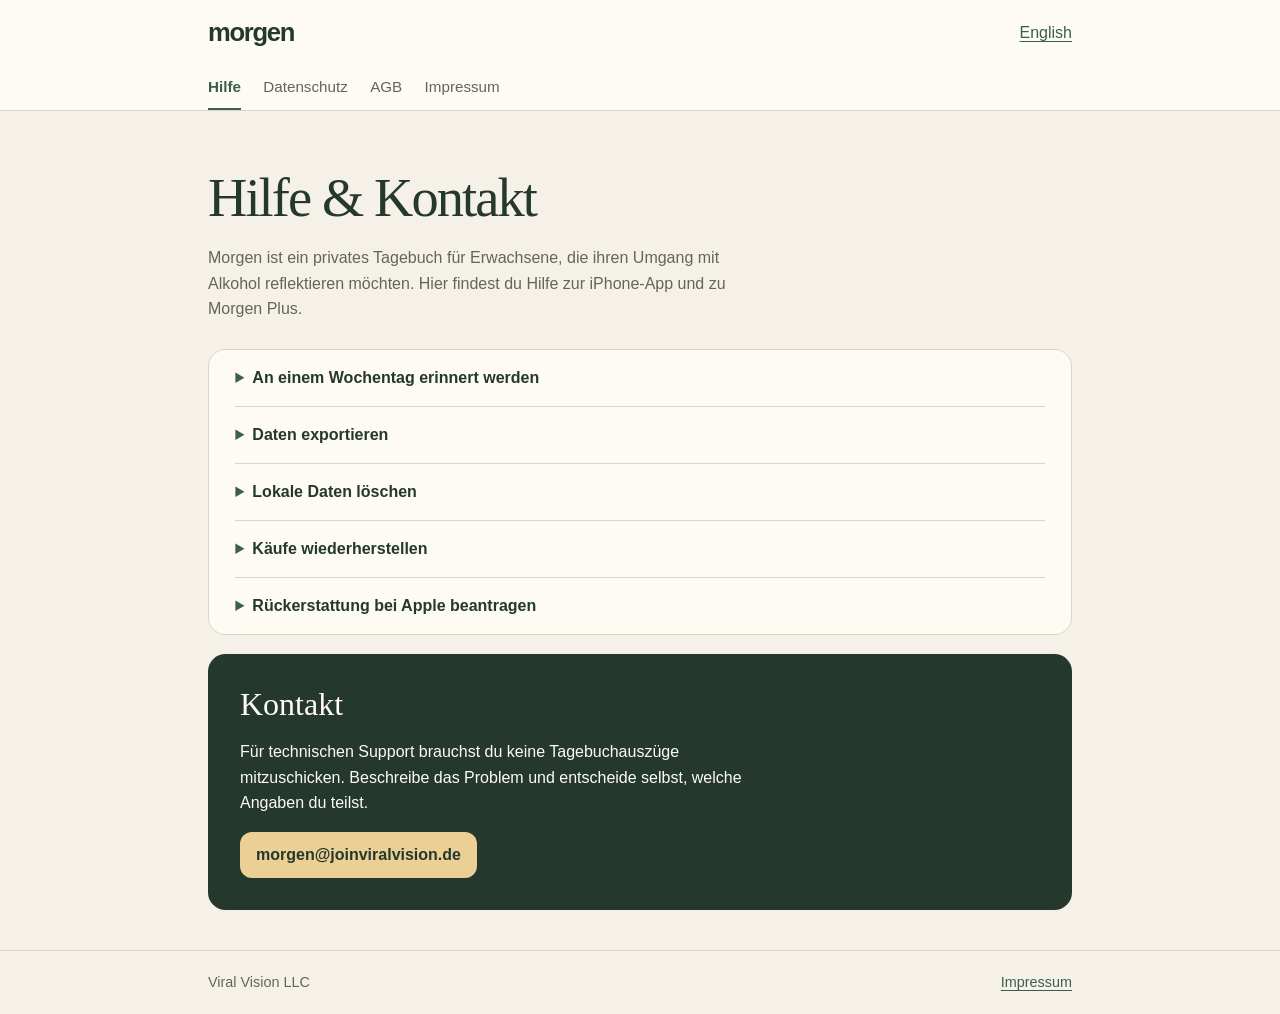
<file: index.html>
<!doctype html>
<html lang="de"><head><meta charset="utf-8"><meta name="viewport" content="width=device-width,initial-scale=1"><meta name="description" content="Praktische Hilfe für Export, lokales Löschen, Käufe und Kontakt mit Morgen."><title>Hilfe &amp; Kontakt · Morgen</title><link rel="stylesheet" href="styles.css?v=c04dd5a429bd"></head>
<body><header class="top"><div class="wrap top-inner"><a class="brand" href="./">morgen</a><a class="lang" lang="en" hreflang="en" href="en/">English</a></div><nav class="wrap nav" aria-label="Hauptnavigation"><a href="./" aria-current="page">Hilfe</a><a href="datenschutz">Datenschutz</a><a href="agb">AGB</a><a href="impressum">Impressum</a></nav></header>
<main class="wrap"><section class="hero"><h1>Hilfe &amp; Kontakt</h1></section><p class="intro">Morgen ist ein privates Tagebuch für Erwachsene, die ihren Umgang mit Alkohol reflektieren möchten. Hier findest du Hilfe zur iPhone-App und zu Morgen Plus.</p><section class="topics" aria-label="Hilfe &amp; Kontakt"><details><summary>An einem Wochentag erinnert werden</summary><p>Öffne <strong>Einstellungen → Für dich → Erinnerung</strong> und erlaube die Mitteilungen. Wähle unter <strong>Wiederholen</strong> einen Wochentag oder täglich und öffne <strong>Uhrzeit</strong>. Stelle die Zeit ein und tippe auf <strong>Uhrzeit speichern</strong>. In den Einstellungen siehst du den Text für den Sperrbildschirm. Über denselben Schalter kannst du die Erinnerung ausschalten.</p></details><details><summary>Daten exportieren</summary><p>Öffne in Morgen <strong>Einstellungen → Deine Daten → Lokale Daten exportieren</strong>. Wähle im iPhone-Teilen-Menü selbst, wohin die Datei gesendet oder gespeichert wird. Beim Schließen des Teilen-Menüs entfernt Morgen die temporäre Exportdatei. Kopien, die du außerhalb der App speicherst oder teilst, verwaltest du am jeweiligen Ziel.</p></details><details><summary>Lokale Daten löschen</summary><p>Öffne <strong>Einstellungen → Deine Daten → Alle lokalen Daten löschen</strong> und bestätige das Löschen. Dadurch werden Profil, Journal, Vorhaben, Wochenpläne, Werkstattantworten, Situationskarten, Exporte und die lokale Statistikkennung auf diesem iPhone entfernt. Die Nutzungsstatistik wird ausgeschaltet. Ein Kauf bleibt an dein Apple-Konto gebunden. Exporte, die du anderswo abgelegt hast, System-Backups und Kaufunterlagen werden dadurch nicht gelöscht.</p></details><details><summary>Käufe wiederherstellen</summary><p>Öffne <strong>Einstellungen → Morgen Plus → Käufe wiederherstellen</strong> und nutze dasselbe Apple-Konto wie beim Kauf. Die Wiederherstellung prüft den Kaufzugang. Morgen lädt dabei keine Journaleinträge. Ein Gerätebackup kann deine Journaldatei je nach Einstellungen enthalten. Wenn kein Kauf gefunden wird, prüfe das verwendete Apple-Konto und deine Kaufhistorie bei Apple.</p></details><details><summary>Rückerstattung bei Apple beantragen</summary><p>Für über Apple abgerechnete Käufe kannst du bei Apple eine Rückerstattung anfragen. Apple prüft deinen Antrag. <a href="https://support.apple.com/de-de/118223">Apple: Erstattung für gekaufte Apps oder Inhalte</a>.</p></details></section><section class="contact"><h2>Kontakt</h2><p>Für technischen Support brauchst du keine Tagebuchauszüge mitzuschicken. Beschreibe das Problem und entscheide selbst, welche Angaben du teilst.</p><p class="address"><a class="pill" href="mailto:morgen@joinviralvision.de">morgen@joinviralvision.de</a></p></section></main>
<footer class="footer"><div class="wrap footer-inner"><span>Viral Vision LLC</span><a href="impressum">Impressum</a></div></footer></body></html>
</file>
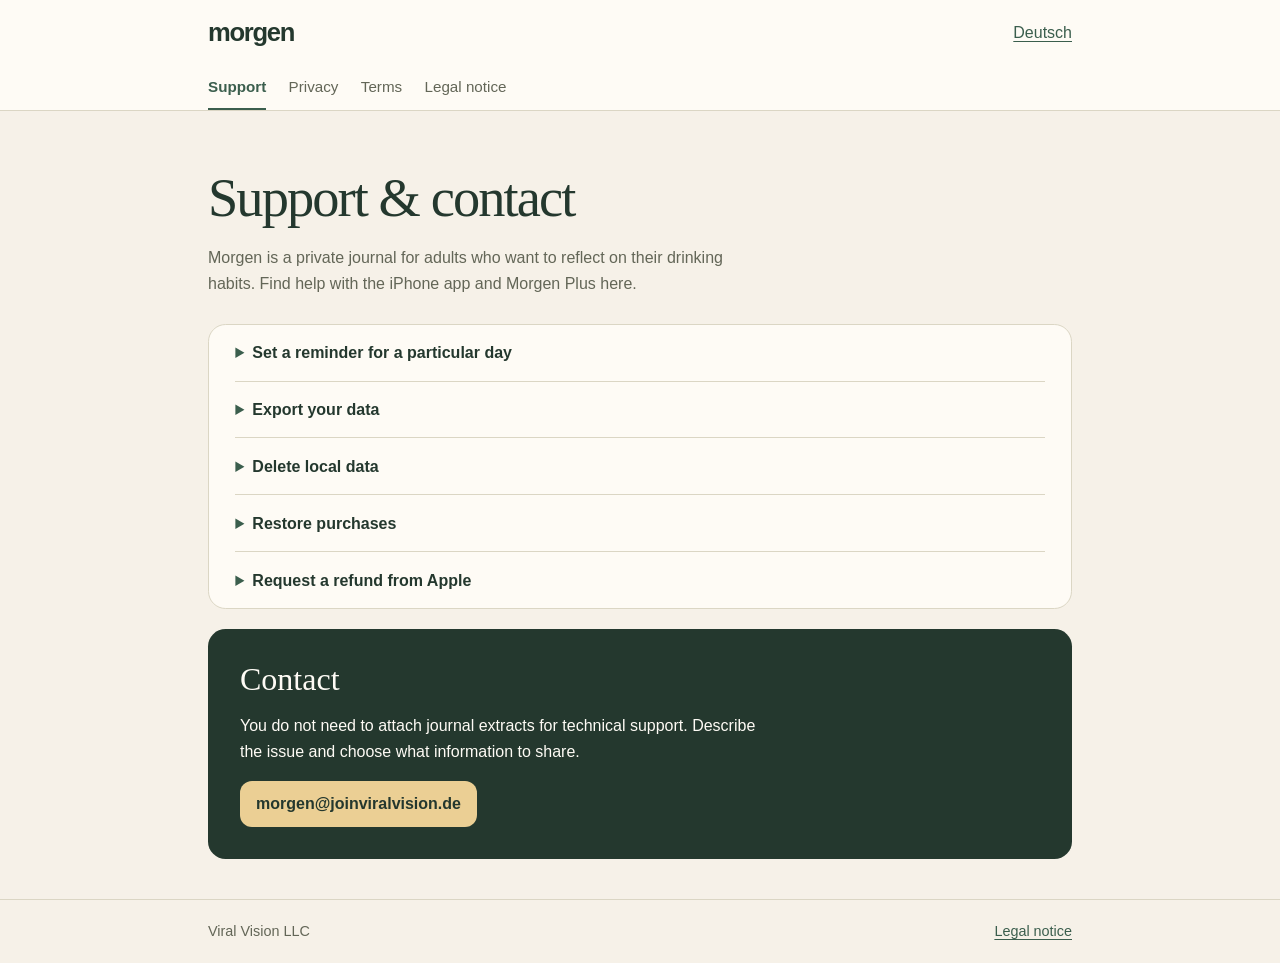
<file: en/index.html>
<!doctype html>
<html lang="en"><head><meta charset="utf-8"><meta name="viewport" content="width=device-width,initial-scale=1"><meta name="description" content="Practical help for export, local erasure, purchases and contacting Morgen."><title>Support &amp; contact · Morgen</title><link rel="stylesheet" href="../styles.css?v=c04dd5a429bd"></head>
<body><header class="top"><div class="wrap top-inner"><a class="brand" href="./">morgen</a><a class="lang" lang="de" hreflang="de" href="../">Deutsch</a></div><nav class="wrap nav" aria-label="Main navigation"><a href="./" aria-current="page">Support</a><a href="datenschutz">Privacy</a><a href="agb">Terms</a><a href="impressum">Legal notice</a></nav></header>
<main class="wrap"><section class="hero"><h1>Support &amp; contact</h1></section><p class="intro">Morgen is a private journal for adults who want to reflect on their drinking habits. Find help with the iPhone app and Morgen Plus here.</p><section class="topics" aria-label="Support &amp; contact"><details><summary>Set a reminder for a particular day</summary><p>Open <strong>Settings → For you → Reminder</strong> and allow notifications. Under <strong>Repeat</strong>, choose a weekday or Daily. Open <strong>Time</strong>, set the time and tap <strong>Save time</strong>. In Settings you can preview the Lock Screen text below the time and use the same switch to turn reminders off.</p></details><details><summary>Export your data</summary><p>In Morgen, open <strong>Settings → Your data → Export local data</strong>. Choose where to send or save the file in the iPhone share sheet. Morgen removes its temporary export file when the share sheet closes. Copies you save or send outside the app must be managed at their destination.</p></details><details><summary>Delete local data</summary><p>Open <strong>Settings → Your data → Delete all local data</strong> and confirm. This removes your profile, journal, intentions, weekly plans, workshop answers, situation cards, exports and local statistics identifier from this iPhone, and turns statistics off. A purchase stays linked to your Apple account. It does not remove exports saved elsewhere, system backups or purchase records.</p></details><details><summary>Restore purchases</summary><p>Open <strong>Settings → Morgen Plus → Restore purchases</strong> and use the same Apple account as for the purchase. Restore checks your purchase access. Restoring a purchase does not load your journal entries. Your device backup may include your journal, depending on your settings. If no purchase is found, check which Apple account you used and your purchase history with Apple.</p></details><details><summary>Request a refund from Apple</summary><p>For purchases billed by Apple, you can ask Apple for a refund. Apple reviews your request. <a href="https://support.apple.com/en-us/118223">Apple: Request a refund for apps or content</a>.</p></details></section><section class="contact"><h2>Contact</h2><p>You do not need to attach journal extracts for technical support. Describe the issue and choose what information to share.</p><p class="address"><a class="pill" href="mailto:morgen@joinviralvision.de">morgen@joinviralvision.de</a></p></section></main>
<footer class="footer"><div class="wrap footer-inner"><span>Viral Vision LLC</span><a href="impressum">Legal notice</a></div></footer></body></html>
</file>
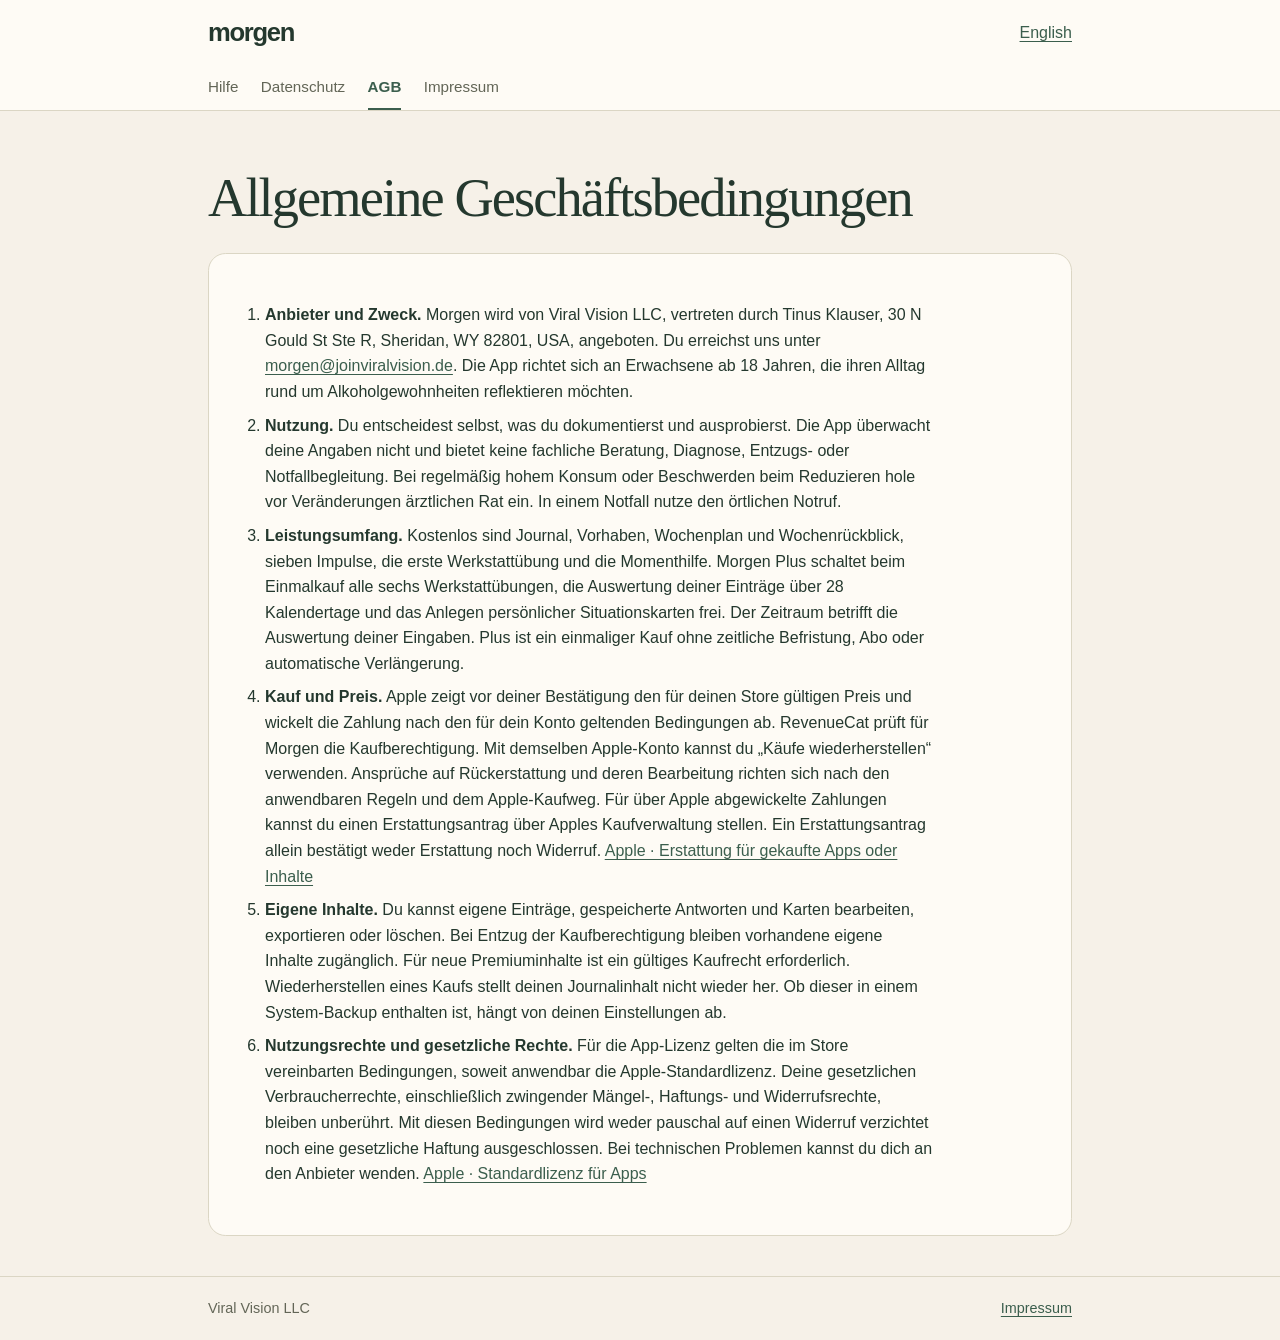
<file: agb.html>
<!doctype html>
<html lang="de"><head><meta charset="utf-8"><meta name="viewport" content="width=device-width,initial-scale=1"><meta name="description" content="Allgemeine Geschäftsbedingungen · Morgen"><title>Allgemeine Geschäftsbedingungen · Morgen</title><link rel="stylesheet" href="styles.css?v=c04dd5a429bd"></head>
<body><header class="top"><div class="wrap top-inner"><a class="brand" href="./">morgen</a><a class="lang" lang="en" hreflang="en" href="en/agb">English</a></div><nav class="wrap nav" aria-label="Hauptnavigation"><a href="./">Hilfe</a><a href="datenschutz">Datenschutz</a><a href="agb" aria-current="page">AGB</a><a href="impressum">Impressum</a></nav></header>
<main class="wrap"><section class="hero"><h1>Allgemeine Geschäftsbedingungen</h1></section><article class="legal" aria-label="Allgemeine Geschäftsbedingungen"><ol><li><strong>Anbieter und Zweck.</strong> Morgen wird von Viral Vision LLC, vertreten durch Tinus Klauser, 30 N Gould St Ste R, Sheridan, WY 82801, USA, angeboten. Du erreichst uns unter <a href="mailto:morgen@joinviralvision.de">morgen@joinviralvision.de</a>. Die App richtet sich an Erwachsene ab 18 Jahren, die ihren Alltag rund um Alkoholgewohnheiten reflektieren möchten.</li><li><strong>Nutzung.</strong> Du entscheidest selbst, was du dokumentierst und ausprobierst. Die App überwacht deine Angaben nicht und bietet keine fachliche Beratung, Diagnose, Entzugs- oder Notfallbegleitung. Bei regelmäßig hohem Konsum oder Beschwerden beim Reduzieren hole vor Veränderungen ärztlichen Rat ein. In einem Notfall nutze den örtlichen Notruf.</li><li><strong>Leistungsumfang.</strong> Kostenlos sind Journal, Vorhaben, Wochenplan und Wochenrückblick, sieben Impulse, die erste Werkstattübung und die Momenthilfe. Morgen Plus schaltet beim Einmalkauf alle sechs Werkstattübungen, die Auswertung deiner Einträge über 28 Kalendertage und das Anlegen persönlicher Situationskarten frei. Der Zeitraum betrifft die Auswertung deiner Eingaben. Plus ist ein einmaliger Kauf ohne zeitliche Befristung, Abo oder automatische Verlängerung.</li><li><strong>Kauf und Preis.</strong> Apple zeigt vor deiner Bestätigung den für deinen Store gültigen Preis und wickelt die Zahlung nach den für dein Konto geltenden Bedingungen ab. RevenueCat prüft für Morgen die Kaufberechtigung. Mit demselben Apple-Konto kannst du „Käufe wiederherstellen“ verwenden. Ansprüche auf Rückerstattung und deren Bearbeitung richten sich nach den anwendbaren Regeln und dem Apple-Kaufweg. Für über Apple abgewickelte Zahlungen kannst du einen Erstattungsantrag über Apples Kaufverwaltung stellen. Ein Erstattungsantrag allein bestätigt weder Erstattung noch Widerruf. <a href="https://support.apple.com/de-de/118223">Apple · Erstattung für gekaufte Apps oder Inhalte</a></li><li><strong>Eigene Inhalte.</strong> Du kannst eigene Einträge, gespeicherte Antworten und Karten bearbeiten, exportieren oder löschen. Bei Entzug der Kaufberechtigung bleiben vorhandene eigene Inhalte zugänglich. Für neue Premiuminhalte ist ein gültiges Kaufrecht erforderlich. Wiederherstellen eines Kaufs stellt deinen Journalinhalt nicht wieder her. Ob dieser in einem System-Backup enthalten ist, hängt von deinen Einstellungen ab.</li><li><strong>Nutzungsrechte und gesetzliche Rechte.</strong> Für die App-Lizenz gelten die im Store vereinbarten Bedingungen, soweit anwendbar die Apple-Standardlizenz. Deine gesetzlichen Verbraucherrechte, einschließlich zwingender Mängel-, Haftungs- und Widerrufsrechte, bleiben unberührt. Mit diesen Bedingungen wird weder pauschal auf einen Widerruf verzichtet noch eine gesetzliche Haftung ausgeschlossen. Bei technischen Problemen kannst du dich an den Anbieter wenden. <a href="https://www.apple.com/legal/internet-services/itunes/dev/stdeula/">Apple · Standardlizenz für Apps</a></li></ol></article></main>
<footer class="footer"><div class="wrap footer-inner"><span>Viral Vision LLC</span><a href="impressum">Impressum</a></div></footer></body></html>
</file>
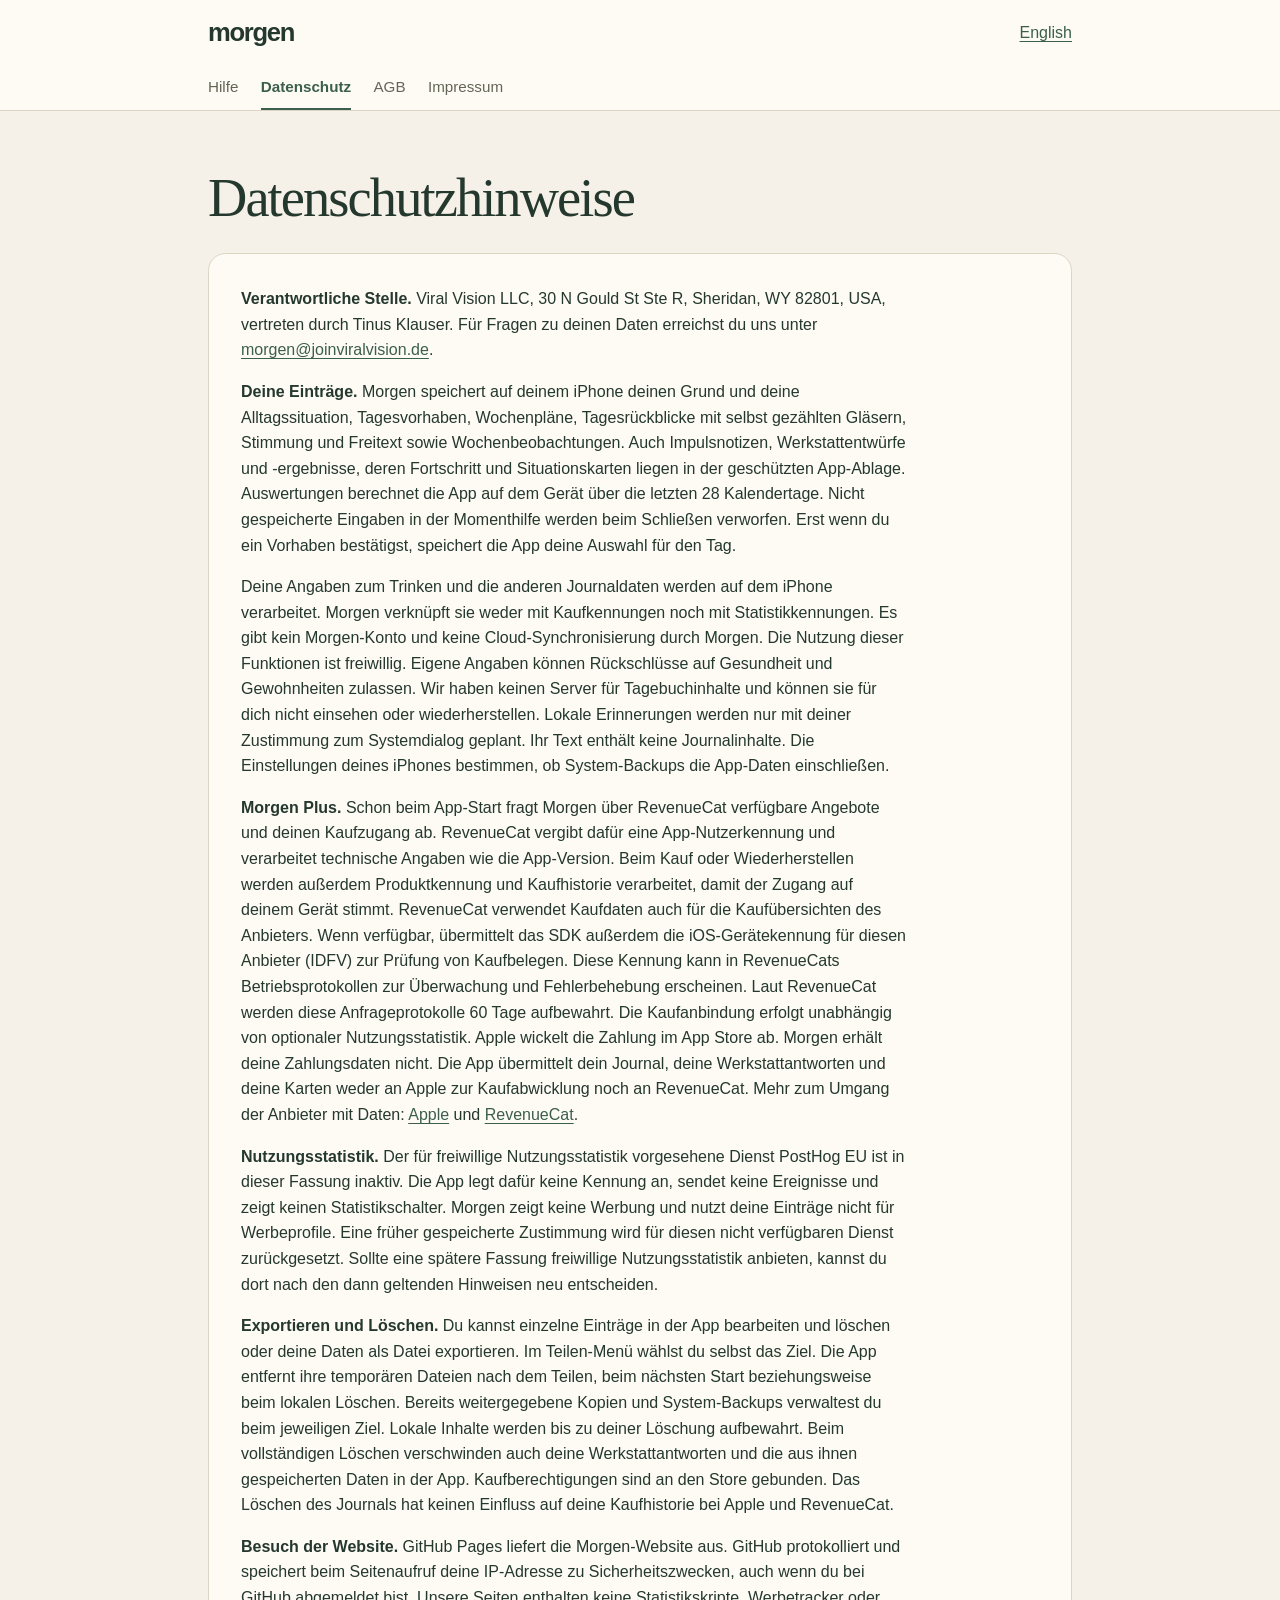
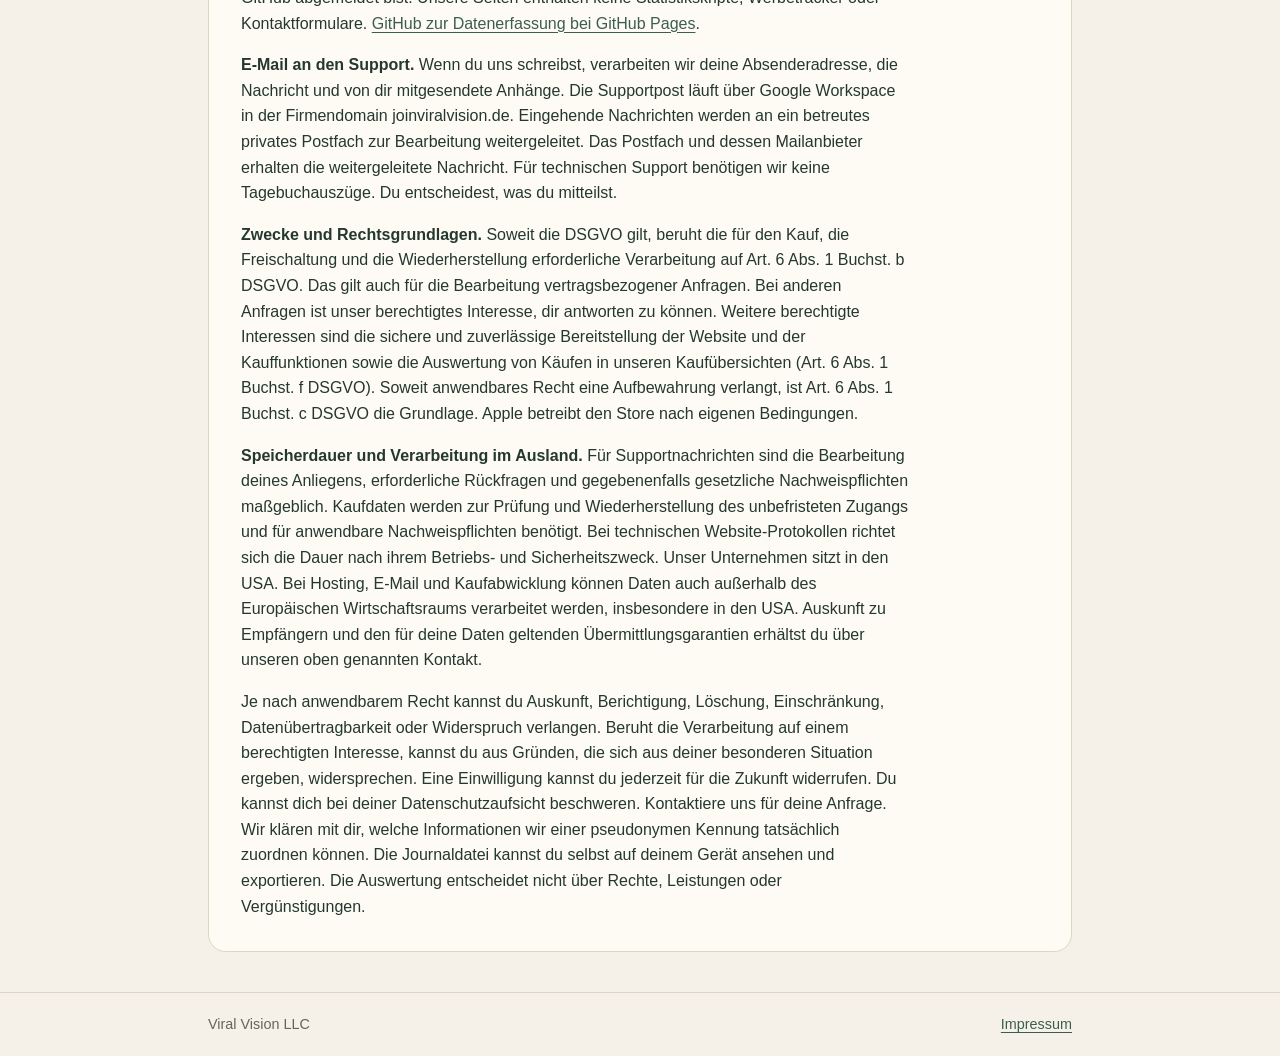
<file: datenschutz.html>
<!doctype html>
<html lang="de"><head><meta charset="utf-8"><meta name="viewport" content="width=device-width,initial-scale=1"><meta name="description" content="Datenschutzhinweise · Morgen"><title>Datenschutzhinweise · Morgen</title><link rel="stylesheet" href="styles.css?v=c04dd5a429bd"></head>
<body><header class="top"><div class="wrap top-inner"><a class="brand" href="./">morgen</a><a class="lang" lang="en" hreflang="en" href="en/datenschutz">English</a></div><nav class="wrap nav" aria-label="Hauptnavigation"><a href="./">Hilfe</a><a href="datenschutz" aria-current="page">Datenschutz</a><a href="agb">AGB</a><a href="impressum">Impressum</a></nav></header>
<main class="wrap"><section class="hero"><h1>Datenschutzhinweise</h1></section><article class="legal" aria-label="Datenschutzhinweise"><p><strong>Verantwortliche Stelle.</strong> Viral Vision LLC, 30 N Gould St Ste R, Sheridan, WY 82801, USA, vertreten durch Tinus Klauser. Für Fragen zu deinen Daten erreichst du uns unter <a href="mailto:morgen@joinviralvision.de">morgen@joinviralvision.de</a>.</p>
<p><strong>Deine Einträge.</strong> Morgen speichert auf deinem iPhone deinen Grund und deine Alltagssituation, Tagesvorhaben, Wochenpläne, Tagesrückblicke mit selbst gezählten Gläsern, Stimmung und Freitext sowie Wochenbeobachtungen. Auch Impulsnotizen, Werkstattentwürfe und -ergebnisse, deren Fortschritt und Situationskarten liegen in der geschützten App-Ablage. Auswertungen berechnet die App auf dem Gerät über die letzten 28 Kalendertage. Nicht gespeicherte Eingaben in der Momenthilfe werden beim Schließen verworfen. Erst wenn du ein Vorhaben bestätigst, speichert die App deine Auswahl für den Tag.</p>
<p>Deine Angaben zum Trinken und die anderen Journaldaten werden auf dem iPhone verarbeitet. Morgen verknüpft sie weder mit Kaufkennungen noch mit Statistikkennungen. Es gibt kein Morgen-Konto und keine Cloud-Synchronisierung durch Morgen. Die Nutzung dieser Funktionen ist freiwillig. Eigene Angaben können Rückschlüsse auf Gesundheit und Gewohnheiten zulassen. Wir haben keinen Server für Tagebuchinhalte und können sie für dich nicht einsehen oder wiederherstellen. Lokale Erinnerungen werden nur mit deiner Zustimmung zum Systemdialog geplant. Ihr Text enthält keine Journalinhalte. Die Einstellungen deines iPhones bestimmen, ob System-Backups die App-Daten einschließen.</p>
<p><strong>Morgen Plus.</strong> Schon beim App-Start fragt Morgen über RevenueCat verfügbare Angebote und deinen Kaufzugang ab. RevenueCat vergibt dafür eine App-Nutzerkennung und verarbeitet technische Angaben wie die App-Version. Beim Kauf oder Wiederherstellen werden außerdem Produktkennung und Kaufhistorie verarbeitet, damit der Zugang auf deinem Gerät stimmt. RevenueCat verwendet Kaufdaten auch für die Kaufübersichten des Anbieters. Wenn verfügbar, übermittelt das SDK außerdem die iOS-Gerätekennung für diesen Anbieter (IDFV) zur Prüfung von Kaufbelegen. Diese Kennung kann in RevenueCats Betriebsprotokollen zur Überwachung und Fehlerbehebung erscheinen. Laut RevenueCat werden diese Anfrageprotokolle 60 Tage aufbewahrt. Die Kaufanbindung erfolgt unabhängig von optionaler Nutzungsstatistik. Apple wickelt die Zahlung im App Store ab. Morgen erhält deine Zahlungsdaten nicht. Die App übermittelt dein Journal, deine Werkstattantworten und deine Karten weder an Apple zur Kaufabwicklung noch an RevenueCat. Mehr zum Umgang der Anbieter mit Daten: <a href="https://www.apple.com/legal/privacy/">Apple</a> und <a href="https://www.revenuecat.com/privacy">RevenueCat</a>.</p>
<p><strong>Nutzungsstatistik.</strong> Der für freiwillige Nutzungsstatistik vorgesehene Dienst PostHog EU ist in dieser Fassung inaktiv. Die App legt dafür keine Kennung an, sendet keine Ereignisse und zeigt keinen Statistikschalter. Morgen zeigt keine Werbung und nutzt deine Einträge nicht für Werbeprofile. Eine früher gespeicherte Zustimmung wird für diesen nicht verfügbaren Dienst zurückgesetzt. Sollte eine spätere Fassung freiwillige Nutzungsstatistik anbieten, kannst du dort nach den dann geltenden Hinweisen neu entscheiden.</p>
<p><strong>Exportieren und Löschen.</strong> Du kannst einzelne Einträge in der App bearbeiten und löschen oder deine Daten als Datei exportieren. Im Teilen-Menü wählst du selbst das Ziel. Die App entfernt ihre temporären Dateien nach dem Teilen, beim nächsten Start beziehungsweise beim lokalen Löschen. Bereits weitergegebene Kopien und System-Backups verwaltest du beim jeweiligen Ziel. Lokale Inhalte werden bis zu deiner Löschung aufbewahrt. Beim vollständigen Löschen verschwinden auch deine Werkstattantworten und die aus ihnen gespeicherten Daten in der App. Kaufberechtigungen sind an den Store gebunden. Das Löschen des Journals hat keinen Einfluss auf deine Kaufhistorie bei Apple und RevenueCat.</p>
<p><strong>Besuch der Website.</strong> GitHub Pages liefert die Morgen-Website aus. GitHub protokolliert und speichert beim Seitenaufruf deine IP-Adresse zu Sicherheitszwecken, auch wenn du bei GitHub abgemeldet bist. Unsere Seiten enthalten keine Statistikskripte, Werbetracker oder Kontaktformulare. <a href="https://docs.github.com/de/pages/getting-started-with-github-pages/what-is-github-pages#data-collection">GitHub zur Datenerfassung bei GitHub Pages</a>.</p>
<p><strong>E-Mail an den Support.</strong> Wenn du uns schreibst, verarbeiten wir deine Absenderadresse, die Nachricht und von dir mitgesendete Anhänge. Die Supportpost läuft über Google Workspace in der Firmendomain joinviralvision.de. Eingehende Nachrichten werden an ein betreutes privates Postfach zur Bearbeitung weitergeleitet. Das Postfach und dessen Mailanbieter erhalten die weitergeleitete Nachricht. Für technischen Support benötigen wir keine Tagebuchauszüge. Du entscheidest, was du mitteilst.</p>
<p><strong>Zwecke und Rechtsgrundlagen.</strong> Soweit die DSGVO gilt, beruht die für den Kauf, die Freischaltung und die Wiederherstellung erforderliche Verarbeitung auf Art. 6 Abs. 1 Buchst. b DSGVO. Das gilt auch für die Bearbeitung vertragsbezogener Anfragen. Bei anderen Anfragen ist unser berechtigtes Interesse, dir antworten zu können. Weitere berechtigte Interessen sind die sichere und zuverlässige Bereitstellung der Website und der Kauffunktionen sowie die Auswertung von Käufen in unseren Kaufübersichten (Art. 6 Abs. 1 Buchst. f DSGVO). Soweit anwendbares Recht eine Aufbewahrung verlangt, ist Art. 6 Abs. 1 Buchst. c DSGVO die Grundlage. Apple betreibt den Store nach eigenen Bedingungen.</p>
<p><strong>Speicherdauer und Verarbeitung im Ausland.</strong> Für Supportnachrichten sind die Bearbeitung deines Anliegens, erforderliche Rückfragen und gegebenenfalls gesetzliche Nachweispflichten maßgeblich. Kaufdaten werden zur Prüfung und Wiederherstellung des unbefristeten Zugangs und für anwendbare Nachweispflichten benötigt. Bei technischen Website-Protokollen richtet sich die Dauer nach ihrem Betriebs- und Sicherheitszweck. Unser Unternehmen sitzt in den USA. Bei Hosting, E-Mail und Kaufabwicklung können Daten auch außerhalb des Europäischen Wirtschaftsraums verarbeitet werden, insbesondere in den USA. Auskunft zu Empfängern und den für deine Daten geltenden Übermittlungsgarantien erhältst du über unseren oben genannten Kontakt.</p>
<p>Je nach anwendbarem Recht kannst du Auskunft, Berichtigung, Löschung, Einschränkung, Datenübertragbarkeit oder Widerspruch verlangen. Beruht die Verarbeitung auf einem berechtigten Interesse, kannst du aus Gründen, die sich aus deiner besonderen Situation ergeben, widersprechen. Eine Einwilligung kannst du jederzeit für die Zukunft widerrufen. Du kannst dich bei deiner Datenschutzaufsicht beschweren. Kontaktiere uns für deine Anfrage. Wir klären mit dir, welche Informationen wir einer pseudonymen Kennung tatsächlich zuordnen können. Die Journaldatei kannst du selbst auf deinem Gerät ansehen und exportieren. Die Auswertung entscheidet nicht über Rechte, Leistungen oder Vergünstigungen.</p></article></main>
<footer class="footer"><div class="wrap footer-inner"><span>Viral Vision LLC</span><a href="impressum">Impressum</a></div></footer></body></html>
</file>
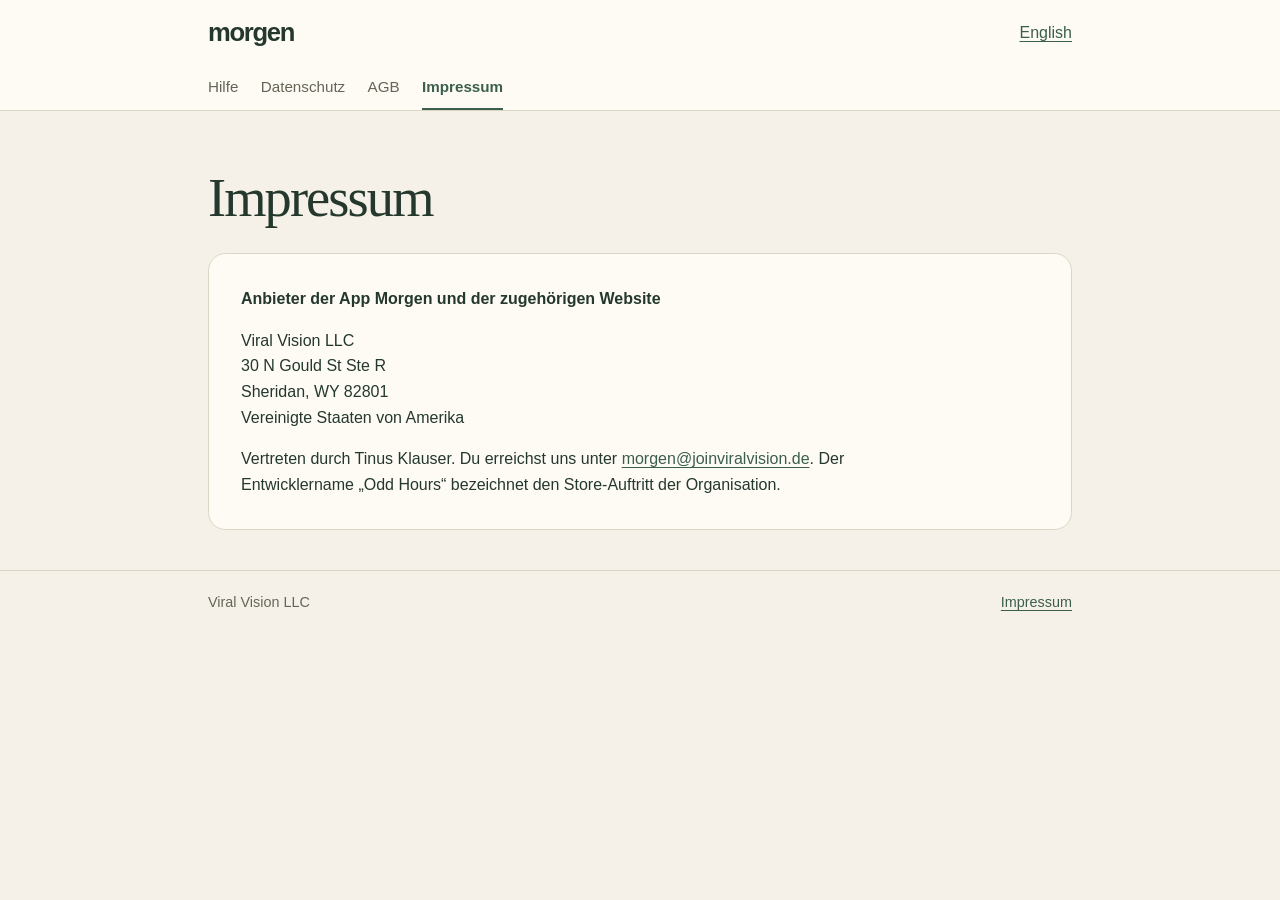
<file: impressum.html>
<!doctype html>
<html lang="de"><head><meta charset="utf-8"><meta name="viewport" content="width=device-width,initial-scale=1"><meta name="description" content="Impressum · Morgen"><title>Impressum · Morgen</title><link rel="stylesheet" href="styles.css?v=c04dd5a429bd"></head>
<body><header class="top"><div class="wrap top-inner"><a class="brand" href="./">morgen</a><a class="lang" lang="en" hreflang="en" href="en/impressum">English</a></div><nav class="wrap nav" aria-label="Hauptnavigation"><a href="./">Hilfe</a><a href="datenschutz">Datenschutz</a><a href="agb">AGB</a><a href="impressum" aria-current="page">Impressum</a></nav></header>
<main class="wrap"><section class="hero"><h1>Impressum</h1></section><article class="legal" aria-label="Impressum"><p><strong>Anbieter der App Morgen und der zugehörigen Website</strong></p>
<p>Viral Vision LLC<br>30 N Gould St Ste R<br>Sheridan, WY 82801<br>Vereinigte Staaten von Amerika</p>
<p>Vertreten durch Tinus Klauser. Du erreichst uns unter <a href="mailto:morgen@joinviralvision.de">morgen@joinviralvision.de</a>. Der Entwicklername „Odd Hours“ bezeichnet den Store-Auftritt der Organisation.</p></article></main>
<footer class="footer"><div class="wrap footer-inner"><span>Viral Vision LLC</span><a href="impressum">Impressum</a></div></footer></body></html>
</file>
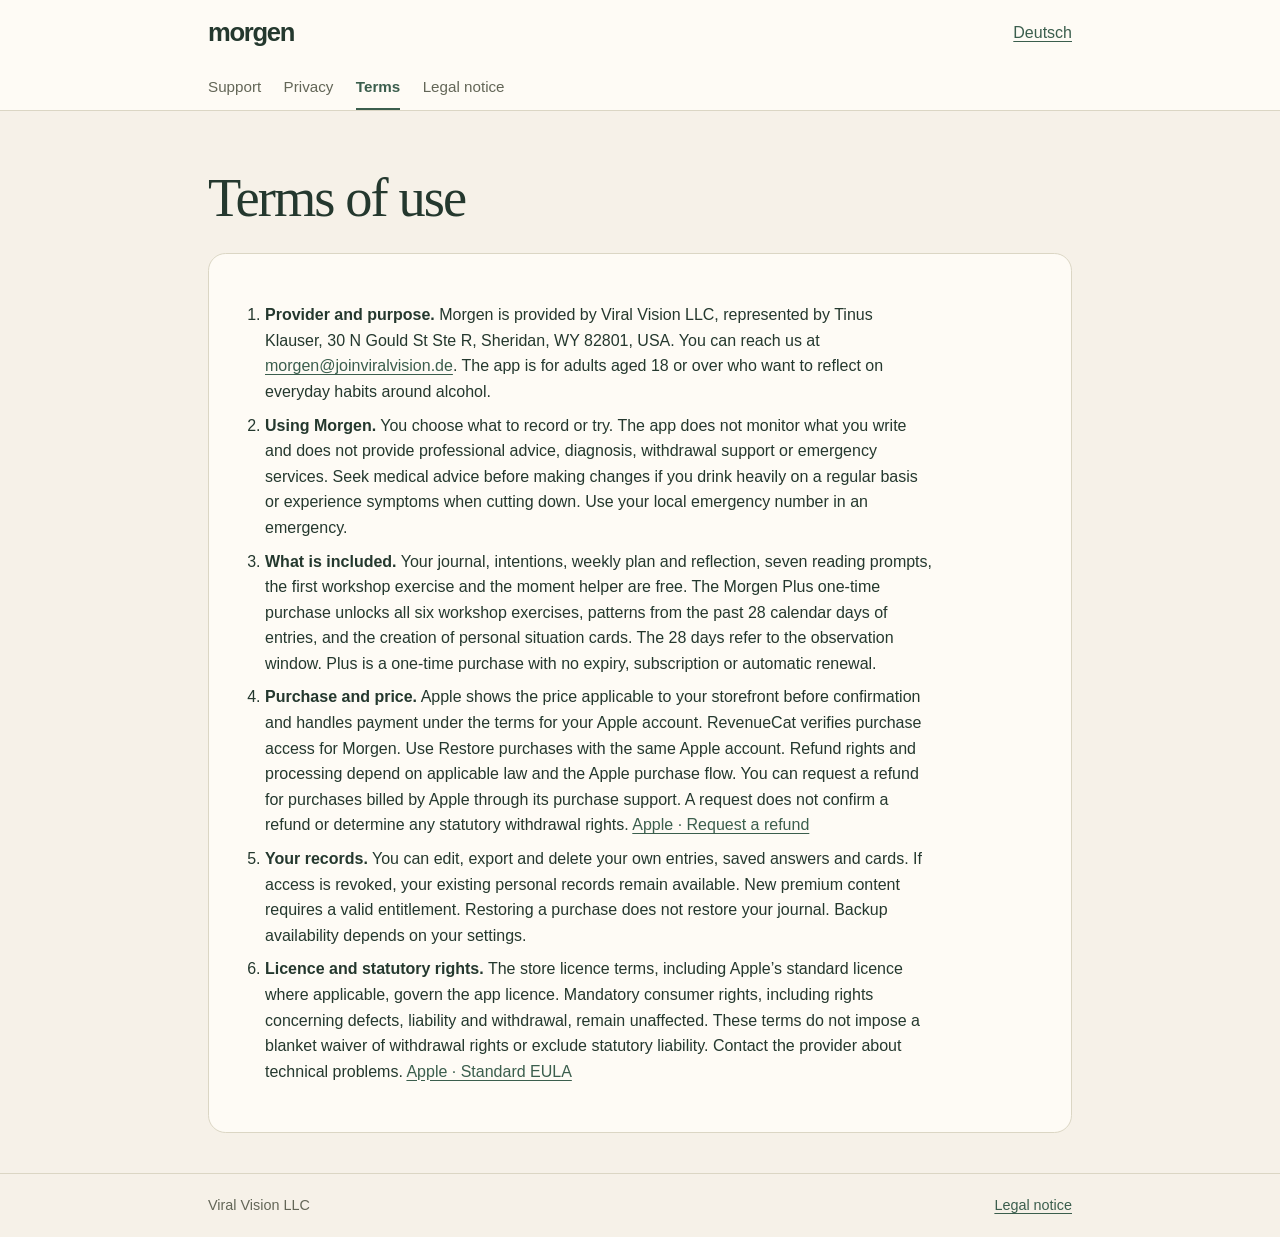
<file: en/agb.html>
<!doctype html>
<html lang="en"><head><meta charset="utf-8"><meta name="viewport" content="width=device-width,initial-scale=1"><meta name="description" content="Terms of use · Morgen"><title>Terms of use · Morgen</title><link rel="stylesheet" href="../styles.css?v=c04dd5a429bd"></head>
<body><header class="top"><div class="wrap top-inner"><a class="brand" href="./">morgen</a><a class="lang" lang="de" hreflang="de" href="../agb">Deutsch</a></div><nav class="wrap nav" aria-label="Main navigation"><a href="./">Support</a><a href="datenschutz">Privacy</a><a href="agb" aria-current="page">Terms</a><a href="impressum">Legal notice</a></nav></header>
<main class="wrap"><section class="hero"><h1>Terms of use</h1></section><article class="legal" aria-label="Terms of use"><ol><li><strong>Provider and purpose.</strong> Morgen is provided by Viral Vision LLC, represented by Tinus Klauser, 30 N Gould St Ste R, Sheridan, WY 82801, USA. You can reach us at <a href="mailto:morgen@joinviralvision.de">morgen@joinviralvision.de</a>. The app is for adults aged 18 or over who want to reflect on everyday habits around alcohol.</li><li><strong>Using Morgen.</strong> You choose what to record or try. The app does not monitor what you write and does not provide professional advice, diagnosis, withdrawal support or emergency services. Seek medical advice before making changes if you drink heavily on a regular basis or experience symptoms when cutting down. Use your local emergency number in an emergency.</li><li><strong>What is included.</strong> Your journal, intentions, weekly plan and reflection, seven reading prompts, the first workshop exercise and the moment helper are free. The Morgen Plus one-time purchase unlocks all six workshop exercises, patterns from the past 28 calendar days of entries, and the creation of personal situation cards. The 28 days refer to the observation window. Plus is a one-time purchase with no expiry, subscription or automatic renewal.</li><li><strong>Purchase and price.</strong> Apple shows the price applicable to your storefront before confirmation and handles payment under the terms for your Apple account. RevenueCat verifies purchase access for Morgen. Use Restore purchases with the same Apple account. Refund rights and processing depend on applicable law and the Apple purchase flow. You can request a refund for purchases billed by Apple through its purchase support. A request does not confirm a refund or determine any statutory withdrawal rights. <a href="https://support.apple.com/en-us/118223">Apple · Request a refund</a></li><li><strong>Your records.</strong> You can edit, export and delete your own entries, saved answers and cards. If access is revoked, your existing personal records remain available. New premium content requires a valid entitlement. Restoring a purchase does not restore your journal. Backup availability depends on your settings.</li><li><strong>Licence and statutory rights.</strong> The store licence terms, including Apple’s standard licence where applicable, govern the app licence. Mandatory consumer rights, including rights concerning defects, liability and withdrawal, remain unaffected. These terms do not impose a blanket waiver of withdrawal rights or exclude statutory liability. Contact the provider about technical problems. <a href="https://www.apple.com/legal/internet-services/itunes/dev/stdeula/">Apple · Standard EULA</a></li></ol></article></main>
<footer class="footer"><div class="wrap footer-inner"><span>Viral Vision LLC</span><a href="impressum">Legal notice</a></div></footer></body></html>
</file>
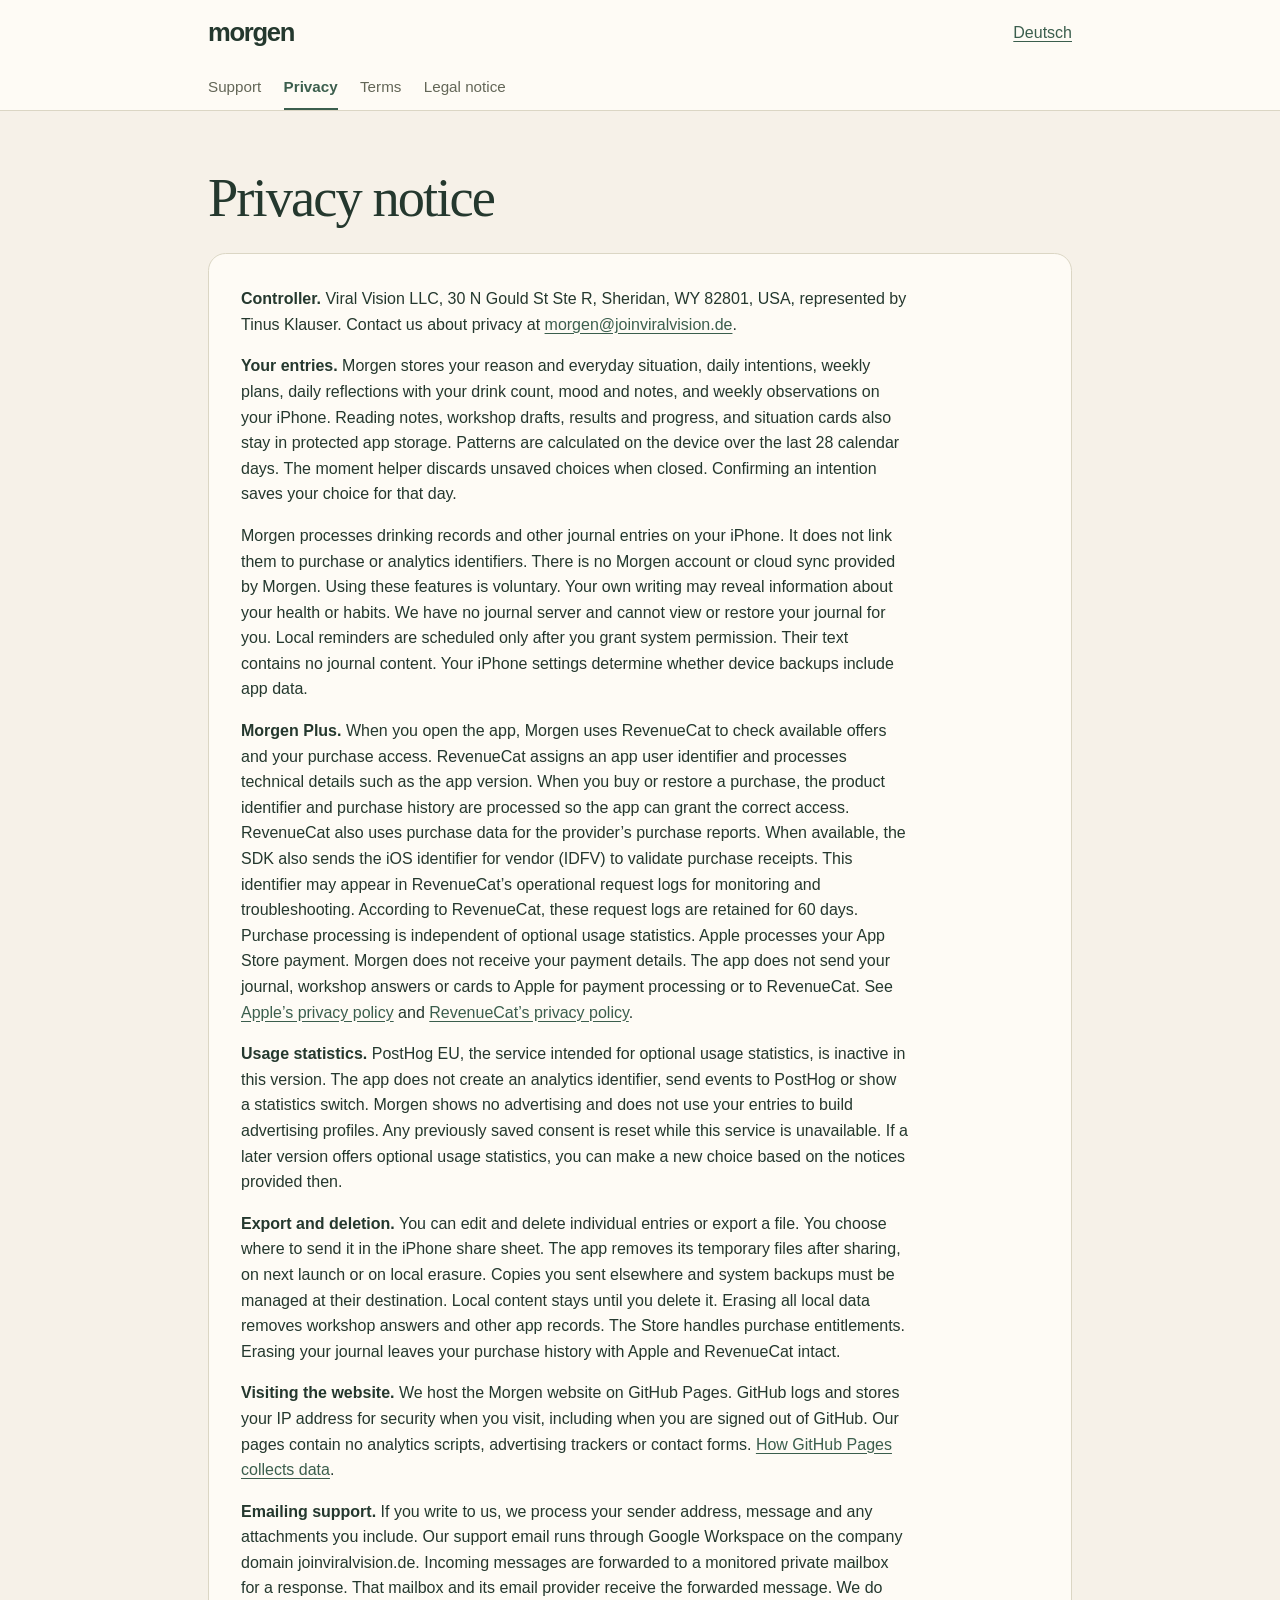
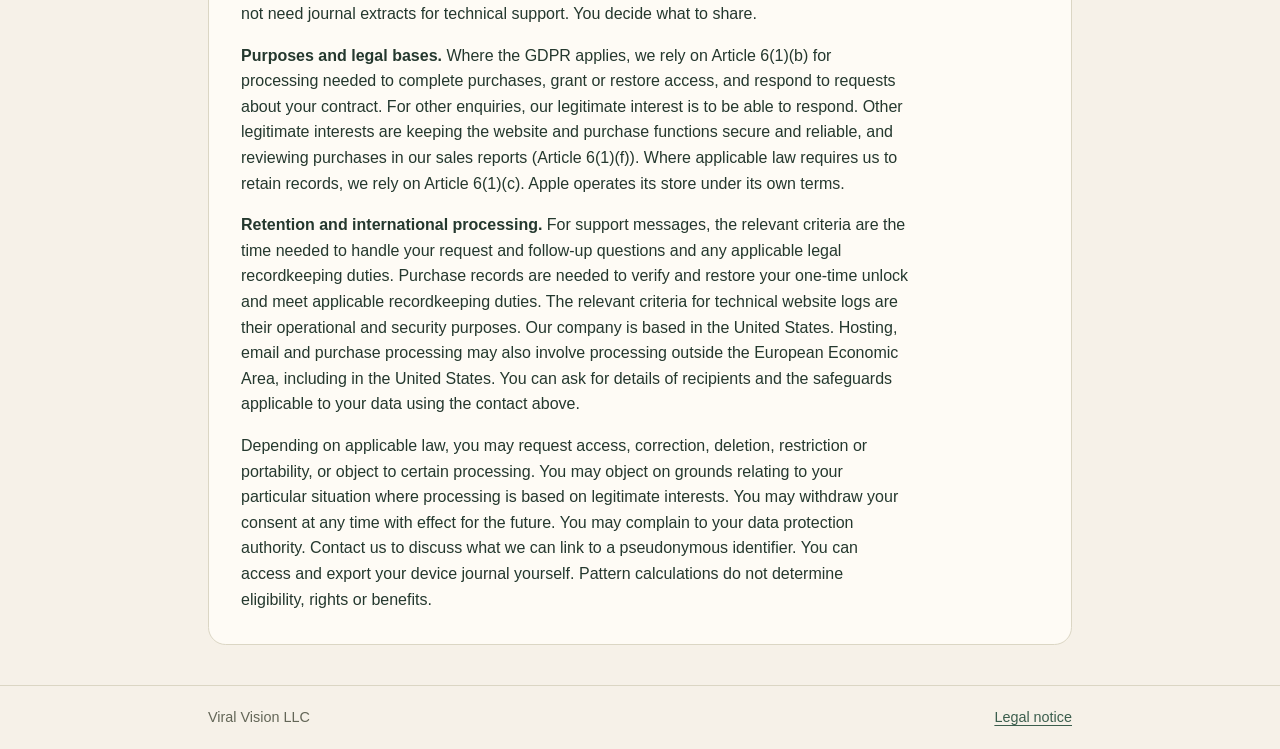
<file: en/datenschutz.html>
<!doctype html>
<html lang="en"><head><meta charset="utf-8"><meta name="viewport" content="width=device-width,initial-scale=1"><meta name="description" content="Privacy notice · Morgen"><title>Privacy notice · Morgen</title><link rel="stylesheet" href="../styles.css?v=c04dd5a429bd"></head>
<body><header class="top"><div class="wrap top-inner"><a class="brand" href="./">morgen</a><a class="lang" lang="de" hreflang="de" href="../datenschutz">Deutsch</a></div><nav class="wrap nav" aria-label="Main navigation"><a href="./">Support</a><a href="datenschutz" aria-current="page">Privacy</a><a href="agb">Terms</a><a href="impressum">Legal notice</a></nav></header>
<main class="wrap"><section class="hero"><h1>Privacy notice</h1></section><article class="legal" aria-label="Privacy notice"><p><strong>Controller.</strong> Viral Vision LLC, 30 N Gould St Ste R, Sheridan, WY 82801, USA, represented by Tinus Klauser. Contact us about privacy at <a href="mailto:morgen@joinviralvision.de">morgen@joinviralvision.de</a>.</p>
<p><strong>Your entries.</strong> Morgen stores your reason and everyday situation, daily intentions, weekly plans, daily reflections with your drink count, mood and notes, and weekly observations on your iPhone. Reading notes, workshop drafts, results and progress, and situation cards also stay in protected app storage. Patterns are calculated on the device over the last 28 calendar days. The moment helper discards unsaved choices when closed. Confirming an intention saves your choice for that day.</p>
<p>Morgen processes drinking records and other journal entries on your iPhone. It does not link them to purchase or analytics identifiers. There is no Morgen account or cloud sync provided by Morgen. Using these features is voluntary. Your own writing may reveal information about your health or habits. We have no journal server and cannot view or restore your journal for you. Local reminders are scheduled only after you grant system permission. Their text contains no journal content. Your iPhone settings determine whether device backups include app data.</p>
<p><strong>Morgen Plus.</strong> When you open the app, Morgen uses RevenueCat to check available offers and your purchase access. RevenueCat assigns an app user identifier and processes technical details such as the app version. When you buy or restore a purchase, the product identifier and purchase history are processed so the app can grant the correct access. RevenueCat also uses purchase data for the provider’s purchase reports. When available, the SDK also sends the iOS identifier for vendor (IDFV) to validate purchase receipts. This identifier may appear in RevenueCat’s operational request logs for monitoring and troubleshooting. According to RevenueCat, these request logs are retained for 60 days. Purchase processing is independent of optional usage statistics. Apple processes your App Store payment. Morgen does not receive your payment details. The app does not send your journal, workshop answers or cards to Apple for payment processing or to RevenueCat. See <a href="https://www.apple.com/legal/privacy/">Apple’s privacy policy</a> and <a href="https://www.revenuecat.com/privacy">RevenueCat’s privacy policy</a>.</p>
<p><strong>Usage statistics.</strong> PostHog EU, the service intended for optional usage statistics, is inactive in this version. The app does not create an analytics identifier, send events to PostHog or show a statistics switch. Morgen shows no advertising and does not use your entries to build advertising profiles. Any previously saved consent is reset while this service is unavailable. If a later version offers optional usage statistics, you can make a new choice based on the notices provided then.</p>
<p><strong>Export and deletion.</strong> You can edit and delete individual entries or export a file. You choose where to send it in the iPhone share sheet. The app removes its temporary files after sharing, on next launch or on local erasure. Copies you sent elsewhere and system backups must be managed at their destination. Local content stays until you delete it. Erasing all local data removes workshop answers and other app records. The Store handles purchase entitlements. Erasing your journal leaves your purchase history with Apple and RevenueCat intact.</p>
<p><strong>Visiting the website.</strong> We host the Morgen website on GitHub Pages. GitHub logs and stores your IP address for security when you visit, including when you are signed out of GitHub. Our pages contain no analytics scripts, advertising trackers or contact forms. <a href="https://docs.github.com/en/pages/getting-started-with-github-pages/what-is-github-pages#data-collection">How GitHub Pages collects data</a>.</p>
<p><strong>Emailing support.</strong> If you write to us, we process your sender address, message and any attachments you include. Our support email runs through Google Workspace on the company domain joinviralvision.de. Incoming messages are forwarded to a monitored private mailbox for a response. That mailbox and its email provider receive the forwarded message. We do not need journal extracts for technical support. You decide what to share.</p>
<p><strong>Purposes and legal bases.</strong> Where the GDPR applies, we rely on Article 6(1)(b) for processing needed to complete purchases, grant or restore access, and respond to requests about your contract. For other enquiries, our legitimate interest is to be able to respond. Other legitimate interests are keeping the website and purchase functions secure and reliable, and reviewing purchases in our sales reports (Article 6(1)(f)). Where applicable law requires us to retain records, we rely on Article 6(1)(c). Apple operates its store under its own terms.</p>
<p><strong>Retention and international processing.</strong> For support messages, the relevant criteria are the time needed to handle your request and follow-up questions and any applicable legal recordkeeping duties. Purchase records are needed to verify and restore your one-time unlock and meet applicable recordkeeping duties. The relevant criteria for technical website logs are their operational and security purposes. Our company is based in the United States. Hosting, email and purchase processing may also involve processing outside the European Economic Area, including in the United States. You can ask for details of recipients and the safeguards applicable to your data using the contact above.</p>
<p>Depending on applicable law, you may request access, correction, deletion, restriction or portability, or object to certain processing. You may object on grounds relating to your particular situation where processing is based on legitimate interests. You may withdraw your consent at any time with effect for the future. You may complain to your data protection authority. Contact us to discuss what we can link to a pseudonymous identifier. You can access and export your device journal yourself. Pattern calculations do not determine eligibility, rights or benefits.</p></article></main>
<footer class="footer"><div class="wrap footer-inner"><span>Viral Vision LLC</span><a href="impressum">Legal notice</a></div></footer></body></html>
</file>
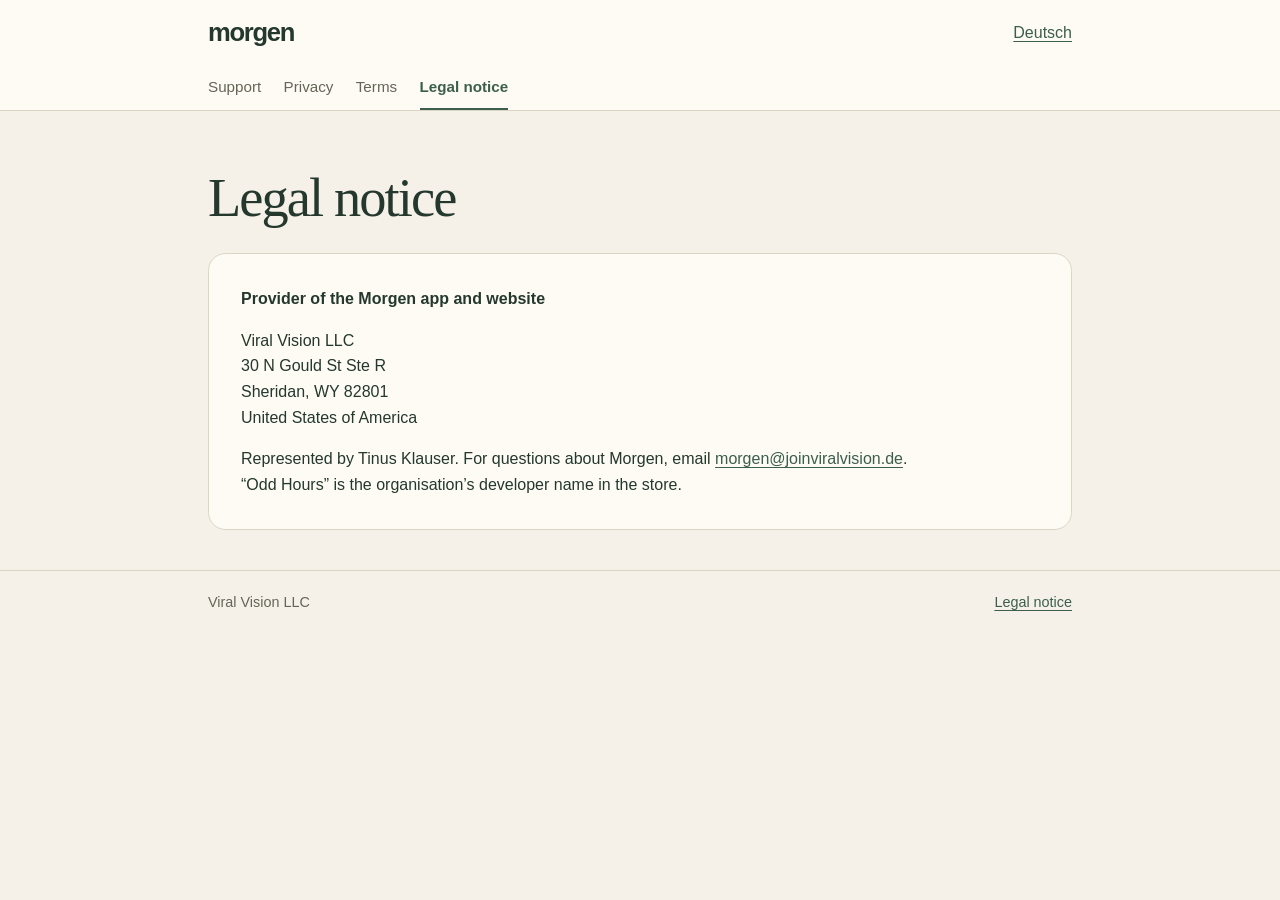
<file: en/impressum.html>
<!doctype html>
<html lang="en"><head><meta charset="utf-8"><meta name="viewport" content="width=device-width,initial-scale=1"><meta name="description" content="Legal notice · Morgen"><title>Legal notice · Morgen</title><link rel="stylesheet" href="../styles.css?v=c04dd5a429bd"></head>
<body><header class="top"><div class="wrap top-inner"><a class="brand" href="./">morgen</a><a class="lang" lang="de" hreflang="de" href="../impressum">Deutsch</a></div><nav class="wrap nav" aria-label="Main navigation"><a href="./">Support</a><a href="datenschutz">Privacy</a><a href="agb">Terms</a><a href="impressum" aria-current="page">Legal notice</a></nav></header>
<main class="wrap"><section class="hero"><h1>Legal notice</h1></section><article class="legal" aria-label="Legal notice"><p><strong>Provider of the Morgen app and website</strong></p>
<p>Viral Vision LLC<br>30 N Gould St Ste R<br>Sheridan, WY 82801<br>United States of America</p>
<p>Represented by Tinus Klauser. For questions about Morgen, email <a href="mailto:morgen@joinviralvision.de">morgen@joinviralvision.de</a>. “Odd Hours” is the organisation’s developer name in the store.</p></article></main>
<footer class="footer"><div class="wrap footer-inner"><span>Viral Vision LLC</span><a href="impressum">Legal notice</a></div></footer></body></html>
</file>
<file: styles.css>
:root {
  color-scheme: light;
  --ink: #24382e;
  --green: #3b5e4d;
  --muted: #636657;
  --paper: #f6f1e8;
  --surface: #fefbf5;
  --line: #dbd6c4;
  --honey: #ebcf94;
  font: 100%/1.6 -apple-system, BlinkMacSystemFont, "Segoe UI", sans-serif;
  color: var(--ink);
  background: var(--paper);
}
* { box-sizing: border-box; }
body { margin: 0; }
a { color: var(--green); text-underline-offset: .2em; overflow-wrap: anywhere; }
:focus-visible { outline: 3px solid currentColor; outline-offset: 3px; }
.wrap { width: min(54rem, calc(100% - 2.5rem)); margin-inline: auto; }
.top { background: var(--surface); border-bottom: 1px solid var(--line); }
.top-inner, .footer-inner { display: flex; justify-content: space-between; align-items: center; gap: 1rem; }
.top-inner { min-height: 4.1rem; }
.brand { color: var(--ink); font-size: 1.6rem; font-weight: 750; letter-spacing: -.05em; text-decoration: none; }
.lang, .nav a { display: inline-flex; align-items: center; min-height: 44px; }
.nav { display: flex; flex-wrap: wrap; column-gap: 1.4rem; }
.nav a { color: var(--muted); text-decoration: none; font-size: .95rem; }
.nav a[aria-current="page"] { color: var(--green); font-weight: 700; box-shadow: inset 0 -2px currentColor; }
h1, h2, h3 { line-height: 1.15; margin: 0; overflow-wrap: anywhere; }
h1, h2 { font-family: ui-serif, Georgia, serif; font-weight: 500; }
h1 { font-size: clamp(2rem, 5vw, 3.4rem); letter-spacing: -.035em; }
h2 { font-size: clamp(1.5rem, 3vw, 2rem); }
.hero, .landing { padding-top: clamp(2rem, 5vw, 3.5rem); }
.hero { margin-bottom: 1rem; }
.intro { max-width: 62ch; color: var(--muted); margin: .75rem 0 1.7rem; }
.topics, .card, .legal { background: var(--surface); border: 1px solid var(--line); border-radius: 1.1rem; }
.topics { padding-inline: clamp(1rem, 3vw, 1.65rem); }
.topics details + details { border-top: 1px solid var(--line); }
.topics summary { padding: .95rem 0; font-weight: 600; cursor: pointer; }
.topics summary::marker { color: var(--green); }
.topics p { max-width: 68ch; margin: .1rem 0 1.3rem; }
.contact, .legal, .card { padding: clamp(1.15rem, 4vw, 2rem); }
.contact { border-radius: 1.1rem; margin: 1.2rem 0 2.5rem; color: var(--surface); background: var(--ink); }
.contact p { max-width: 60ch; }
.contact .address { margin-bottom: 0; overflow-wrap: anywhere; }
.pill { display: inline-block; max-width: 100%; min-height: 44px; padding: .65rem 1rem; border-radius: .75rem; background: var(--honey); color: var(--ink); font-weight: 650; text-decoration: none; }
.contact .pill:focus-visible { outline-color: var(--honey); }
.legal { margin: 1.5rem 0 2.5rem; }
.legal p, .legal li { max-width: 75ch; overflow-wrap: anywhere; }
.legal p:first-child { margin-top: 0; }
.legal p:last-child { margin-bottom: 0; }
.legal ol, .legal ul { padding-inline-start: 1.5rem; }
.legal li + li { margin-top: .5rem; }
.footer { border-top: 1px solid var(--line); color: var(--muted); font-size: .9rem; padding: 1.25rem 0; }
.choice { display: grid; grid-template-columns: repeat(auto-fit, minmax(min(100%, 15rem), 1fr)); gap: 1rem; margin: 1.5rem 0; }
@media (max-width: 35rem) {
  .wrap { width: calc(100% - 2rem); }
  .nav { column-gap: 1rem; }
}
</file>
